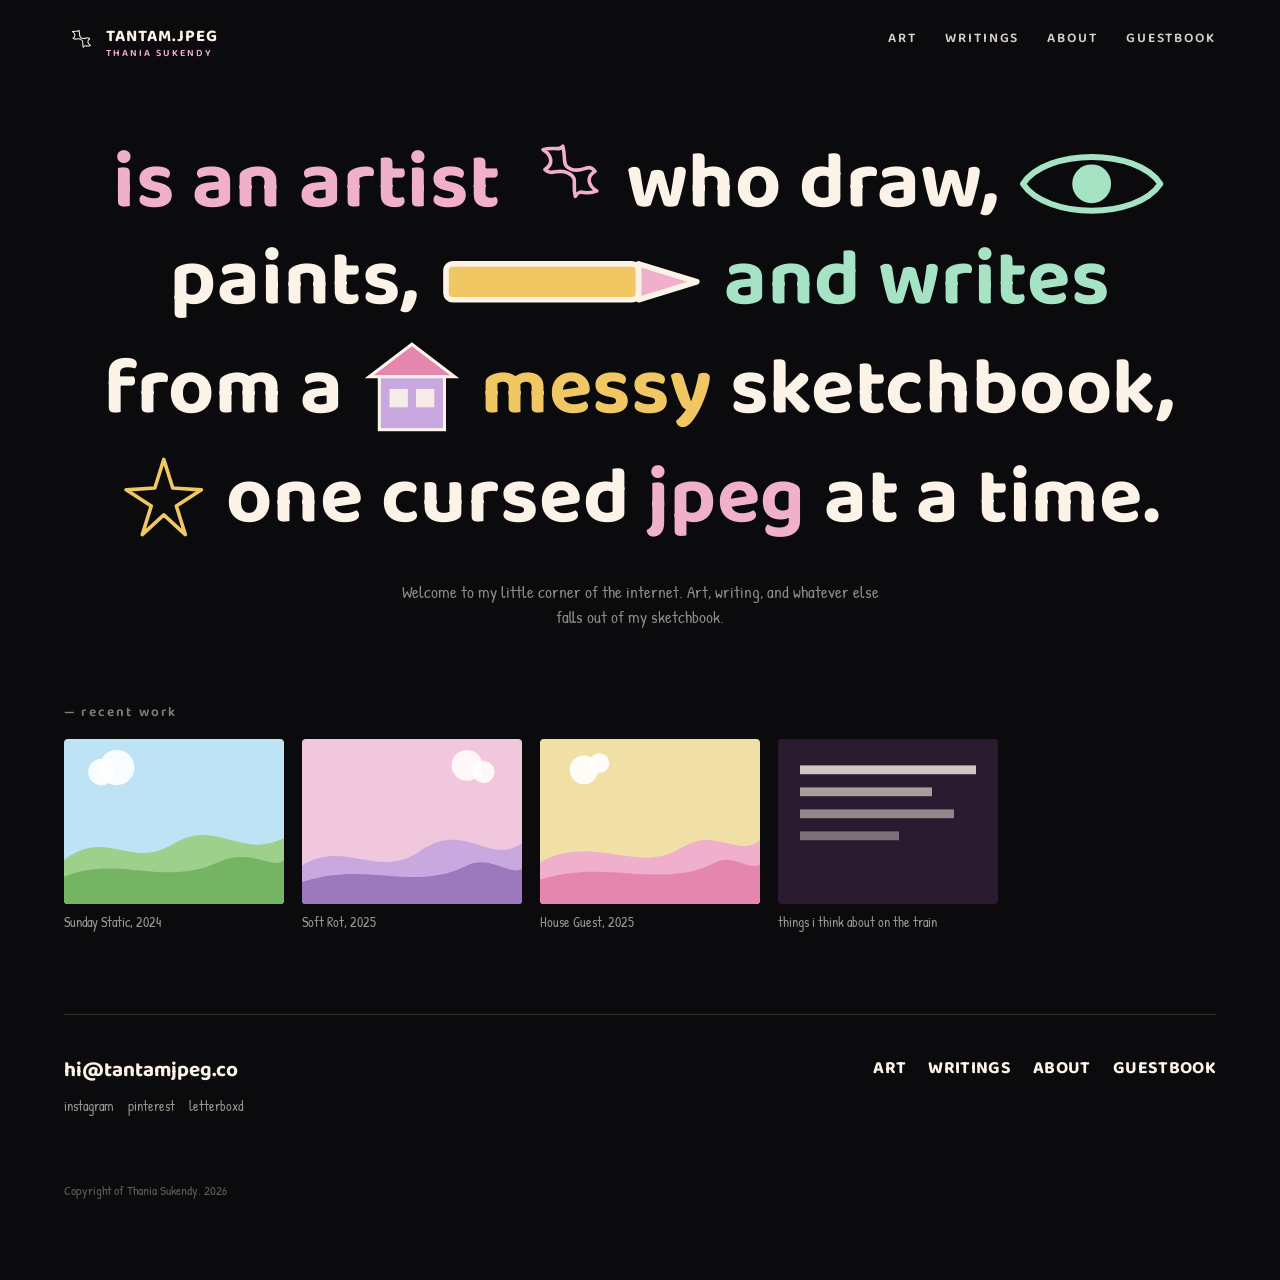
<file: index.html>
<!DOCTYPE html>
<html lang="en">
<head>
<meta charset="UTF-8">
<meta name="viewport" content="width=device-width, initial-scale=1.0">
<title>tantam.jpeg — Thania Sukendy</title>
<link rel="stylesheet" href="style.css">
</head>
<body class="bg-black">
<div class="page">

  <div class="top-row">
    <div class="logo-row flat">
      <svg class="logo-icon" style="width:30px;" viewBox="0 0 100 100" fill="none">
        <path d="M50 8c4 14-2 22 10 26 14 4 18-8 26 2-10 6-8 16 2 22-14 6-18-4-24 6-4-14 4-20-8-26-12-6-18 4-26-4 10-6 8-16-2-22 12-4 18 2 22-4z"
          stroke="#FBF3E7" stroke-width="3.5" stroke-linejoin="round"/>
      </svg>
      <div class="logo-text">
        <span class="word">TANTAM.JPEG</span>
        <span class="sub">THANIA SUKENDY</span>
      </div>
    </div>
    <nav class="nav-flat">
      <a href="arts.html">ART</a>
      <a href="writings.html">WRITINGS</a>
      <a href="about.html">ABOUT</a>
      <a href="guestbook.html">GUESTBOOK</a>
    </nav>
  </div>

  <!-- rebus sentence hero -->
  <div class="rebus">
    <span class="word accent">is an artist</span>

    <span class="icon" title="flower">
      <svg viewBox="0 0 100 100" fill="none"><path d="M50 8c4 14-2 22 10 26 14 4 18-8 26 2-10 6-8 16 2 22-14 6-18-4-24 6-4-14 4-20-8-26-12-6-18 4-26-4 10-6 8-16-2-22 12-4 18 2 22-4z" stroke="#F0AFCB" stroke-width="4" stroke-linejoin="round"/></svg>
    </span>

    <span class="word">who draw,</span>

    <span class="icon" title="eye">
      <svg viewBox="0 0 100 60" fill="none"><path d="M4 30C20 6 80 6 96 30C80 54 20 54 4 30Z" stroke="#A6E3C4" stroke-width="4" stroke-linejoin="round"/><circle cx="50" cy="30" r="13" fill="#A6E3C4"/></svg>
    </span>

    <span class="word">paints,</span>

    <span class="icon" title="pencil">
      <svg viewBox="0 0 120 40" fill="none"><rect x="4" y="12" width="86" height="16" rx="3" fill="#F0C763" stroke="#FBF3E7" stroke-width="2.5"/><polygon points="90,12 116,20 90,28" fill="#F0AFCB" stroke="#FBF3E7" stroke-width="2.5" stroke-linejoin="round"/></svg>
    </span>

    <span class="word accent2">and writes</span>

    <span class="word">from a</span>

    <span class="icon" title="house head" style="height: clamp(3.6rem, 10vw, 7rem);">
      <svg viewBox="0 0 100 110" fill="none">
        <polygon points="8,42 50,10 92,42" fill="#E486AE" stroke="#FBF3E7" stroke-width="3"/>
        <rect x="18" y="42" width="64" height="52" fill="#C9A8E0" stroke="#FBF3E7" stroke-width="3"/>
        <rect x="28" y="54" width="18" height="18" fill="#FBF3E7" opacity=".9"/>
        <rect x="54" y="54" width="18" height="18" fill="#FBF3E7" opacity=".9"/>
      </svg>
    </span>

    <span class="word accent3">messy</span>

    <span class="word">sketchbook,</span>

    <span class="icon" title="star">
      <svg viewBox="0 0 100 100" fill="none"><path d="M50 6 L60 38 L92 40 L64 58 L74 90 L50 68 L26 90 L36 58 L8 40 L40 38 Z" stroke="#F0C763" stroke-width="4" stroke-linejoin="round"/></svg>
    </span>

    <span class="word">one cursed</span>

    <span class="word accent">jpeg</span>

    <span class="word">at a time.</span>
  </div>

  <p class="rebus-caption">Welcome to my little corner of the internet. Art, writing, and whatever else falls out of my sketchbook.</p>

  <div class="filmstrip-wrap">
    <div class="filmstrip-label">— recent work</div>
    <div class="filmstrip">

      <a class="film-item" href="arts.html">
        <div class="frame">
          <svg viewBox="0 0 200 150" width="100%" height="100%" preserveAspectRatio="none">
            <rect width="200" height="150" fill="#BEE3F5"/>
            <circle cx="34" cy="30" r="12" fill="#fff" opacity=".9"/>
            <circle cx="48" cy="26" r="16" fill="#fff" opacity=".9"/>
            <path d="M0,110 C40,80 60,120 100,95 C140,72 160,110 200,90 L200,150 L0,150 Z" fill="#9ED08C"/>
            <path d="M0,125 C50,105 90,135 140,112 C170,98 190,120 200,110 L200,150 L0,150 Z" fill="#74B463"/>
          </svg>
        </div>
        <div class="cap">Sunday Static, 2024</div>
      </a>

      <a class="film-item" href="arts.html">
        <div class="frame">
          <svg viewBox="0 0 200 150" width="100%" height="100%" preserveAspectRatio="none">
            <rect width="200" height="150" fill="#F0C7DC"/>
            <circle cx="150" cy="24" r="14" fill="#fff" opacity=".85"/>
            <circle cx="165" cy="30" r="10" fill="#fff" opacity=".85"/>
            <path d="M0,115 C40,90 70,130 110,100 C150,75 170,115 200,95 L200,150 L0,150 Z" fill="#C9A8E0"/>
            <path d="M0,130 C60,110 100,140 150,115 C170,105 190,125 200,118 L200,150 L0,150 Z" fill="#9c78bd"/>
          </svg>
        </div>
        <div class="cap">Soft Rot, 2025</div>
      </a>

      <a class="film-item" href="arts.html">
        <div class="frame">
          <svg viewBox="0 0 200 150" width="100%" height="100%" preserveAspectRatio="none">
            <rect width="200" height="150" fill="#F0E0A6"/>
            <circle cx="40" cy="28" r="13" fill="#fff" opacity=".9"/>
            <circle cx="54" cy="22" r="9" fill="#fff" opacity=".9"/>
            <path d="M0,112 C50,85 90,125 130,98 C160,80 180,108 200,92 L200,150 L0,150 Z" fill="#F0AFCB"/>
            <path d="M0,128 C60,108 110,138 160,112 C175,104 190,120 200,114 L200,150 L0,150 Z" fill="#E486AE"/>
          </svg>
        </div>
        <div class="cap">House Guest, 2025</div>
      </a>

      <a class="film-item" href="writings.html">
        <div class="frame">
          <svg viewBox="0 0 200 150" width="100%" height="100%" preserveAspectRatio="none">
            <rect width="200" height="150" fill="#2A1B30"/>
            <rect x="20" y="24" width="160" height="8" fill="#FBF3E7" opacity=".8"/>
            <rect x="20" y="44" width="120" height="8" fill="#FBF3E7" opacity=".6"/>
            <rect x="20" y="64" width="140" height="8" fill="#FBF3E7" opacity=".5"/>
            <rect x="20" y="84" width="90" height="8" fill="#FBF3E7" opacity=".4"/>
          </svg>
        </div>
        <div class="cap">things i think about on the train</div>
      </a>

    </div>
  </div>

  <footer class="site-footer">
    <div class="footer-contact">
      <span class="email">hi@tantamjpeg.co</span>
      <div class="socials">
        <a href="#">instagram</a>
        <a href="#">pinterest</a>
        <a href="#">letterboxd</a>
      </div>
    </div>
    <div class="footer-links">
      <a href="arts.html">ART</a>
      <a href="writings.html">WRITINGS</a>
      <a href="about.html">ABOUT</a>
      <a href="guestbook.html">GUESTBOOK</a>
    </div>
    <div class="copyright">Copyright of Thania Sukendy, 2026</div>
  </footer>

</div>
</body>
</html>
</file>
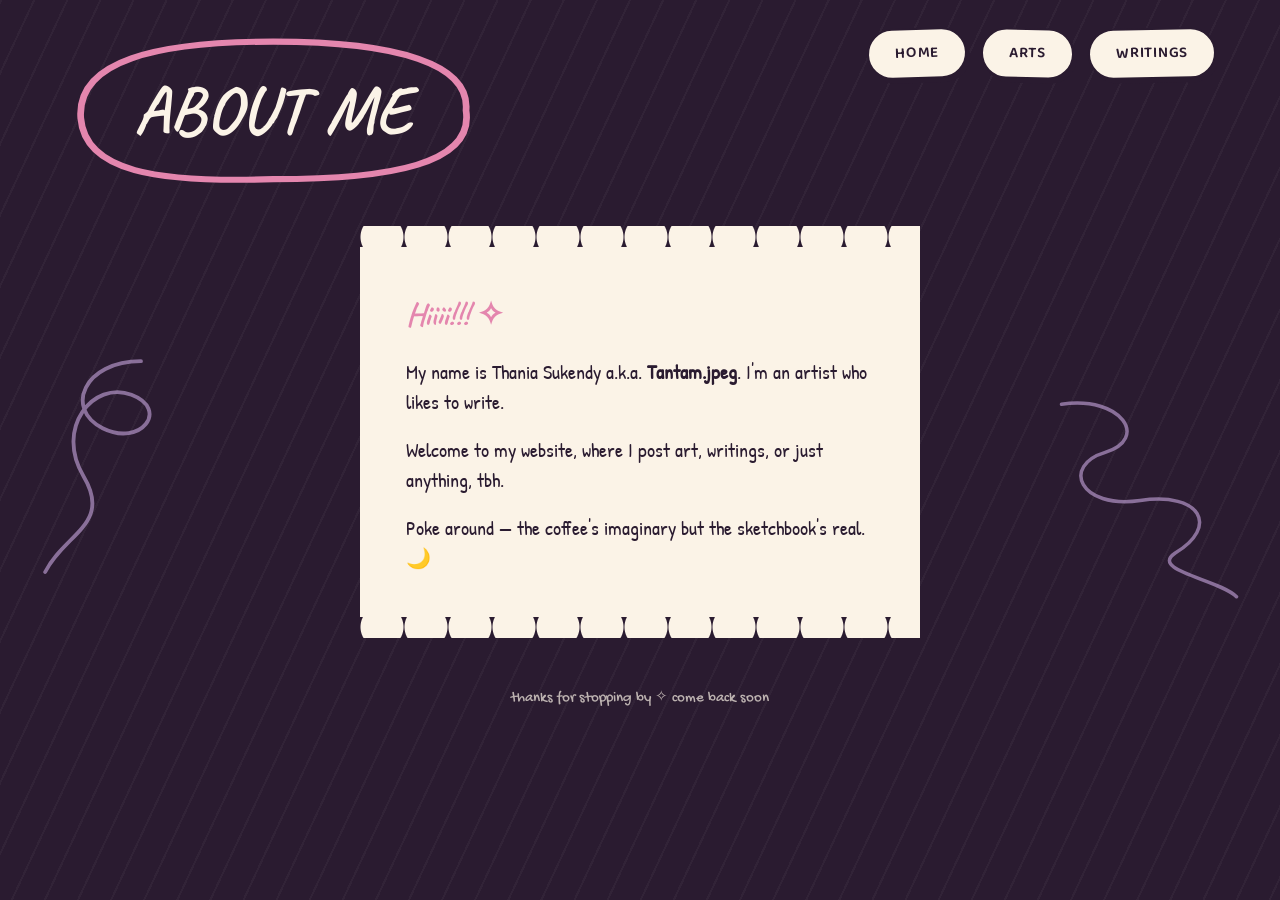
<file: about.html>
<!DOCTYPE html>
<html lang="en">
<head>
<meta charset="UTF-8">
<meta name="viewport" content="width=device-width, initial-scale=1.0">
<title>About Me — tantam.jpeg</title>
<link rel="stylesheet" href="style.css">
</head>
<body class="bg-dark">
<div class="page">

  <div class="top-row">
    <div class="circled-heading" style="margin-bottom:0;">
      <svg viewBox="0 0 100 40" preserveAspectRatio="none">
        <path d="M4,22 C3,7 22,2 50,2 C80,2 97,8 96,20 C98,34 78,38 50,38 C22,39 5,36 4,22 Z"
          fill="none" stroke="#E486AE" stroke-width="1.6" stroke-linejoin="round"/>
      </svg>
      <h1>ABOUT ME</h1>
    </div>
    <nav class="nav">
      <a class="pill" href="index.html">HOME</a>
      <a class="pill" href="arts.html">ARTS</a>
      <a class="pill" href="writings.html">WRITINGS</a>
    </nav>
  </div>

  <!-- squiggle doodles either side, like scribbled yarn -->
  <svg class="doodle" style="left:2%; top:38%; width:230px; opacity:.6;" viewBox="0 0 240 260" fill="none">
    <path d="M120 20 C60 20 40 70 80 90 C120 110 150 70 110 55 C70 40 30 90 60 140 C90 190 40 200 20 240"
      stroke="#C9A8E0" stroke-width="4" fill="none" stroke-linecap="round"/>
  </svg>
  <svg class="doodle" style="right:2%; top:42%; width:210px; opacity:.6;" viewBox="0 0 240 260" fill="none">
    <path d="M20 30 C90 20 120 70 70 85 C20 100 40 150 110 140 C180 130 200 170 150 200 C120 220 200 230 220 250"
      stroke="#C9A8E0" stroke-width="4" fill="none" stroke-linecap="round"/>
  </svg>

  <div class="bubble-wrap" style="margin: 60px auto 0;">
    <div class="scallop">
      <p class="hi">Hiiii!!! ✧</p>
      <p>My name is Thania Sukendy a.k.a. <strong>Tantam.jpeg</strong>. I'm an artist who likes to write.</p>
      <p>Welcome to my website, where I post art, writings, or just anything, tbh.</p>
      <p>Poke around — the coffee's imaginary but the sketchbook's real. 🌙</p>
    </div>
  </div>

  <div class="foot-note">thanks for stopping by ✧ come back soon</div>

</div>
</body>
</html>
</file>
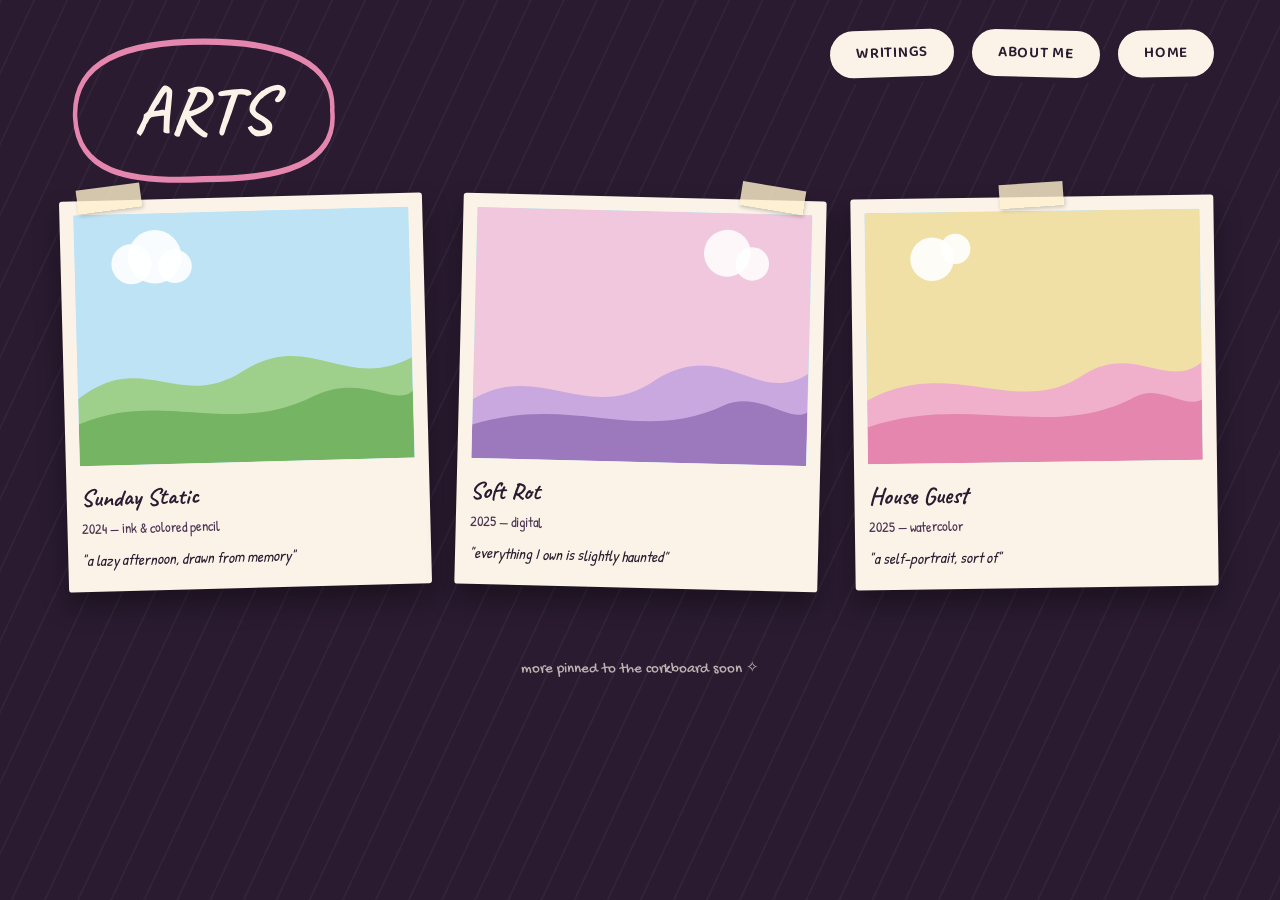
<file: arts.html>
<!DOCTYPE html>
<html lang="en">
<head>
<meta charset="UTF-8">
<meta name="viewport" content="width=device-width, initial-scale=1.0">
<title>Arts — tantam.jpeg</title>
<link rel="stylesheet" href="style.css">
</head>
<body class="bg-dark">
<div class="page">

  <div class="top-row">
    <div class="circled-heading" style="margin-bottom:0;">
      <svg viewBox="0 0 100 40" preserveAspectRatio="none">
        <path d="M4,22 C3,7 22,2 50,2 C80,2 97,8 96,20 C98,34 78,38 50,38 C22,39 5,36 4,22 Z"
          fill="none" stroke="#E486AE" stroke-width="1.6" stroke-linejoin="round"/>
      </svg>
      <h1>ARTS</h1>
    </div>
    <nav class="nav">
      <a class="pill" href="writings.html">WRITINGS</a>
      <a class="pill" href="about.html">ABOUT ME</a>
      <a class="pill" href="index.html">HOME</a>
    </nav>
  </div>

  <div class="gallery">

    <div class="polaroid">
      <div class="tape"></div>
      <div class="frame">
        <svg viewBox="0 0 200 150" width="100%" height="100%" preserveAspectRatio="none">
          <rect width="200" height="150" fill="#BEE3F5"/>
          <circle cx="34" cy="30" r="12" fill="#fff" opacity=".9"/>
          <circle cx="48" cy="26" r="16" fill="#fff" opacity=".9"/>
          <circle cx="60" cy="32" r="10" fill="#fff" opacity=".9"/>
          <path d="M0,110 C40,80 60,120 100,95 C140,72 160,110 200,90 L200,150 L0,150 Z" fill="#9ED08C"/>
          <path d="M0,125 C50,105 90,135 140,112 C170,98 190,120 200,110 L200,150 L0,150 Z" fill="#74B463"/>
        </svg>
      </div>
      <div class="meta">
        <span class="title">Sunday Static</span>
        <span class="sub">2024 — ink &amp; colored pencil</span>
        <span class="desc">"a lazy afternoon, drawn from memory"</span>
      </div>
    </div>

    <div class="polaroid">
      <div class="tape"></div>
      <div class="frame">
        <svg viewBox="0 0 200 150" width="100%" height="100%" preserveAspectRatio="none">
          <rect width="200" height="150" fill="#F0C7DC"/>
          <circle cx="150" cy="24" r="14" fill="#fff" opacity=".85"/>
          <circle cx="165" cy="30" r="10" fill="#fff" opacity=".85"/>
          <path d="M0,115 C40,90 70,130 110,100 C150,75 170,115 200,95 L200,150 L0,150 Z" fill="#C9A8E0"/>
          <path d="M0,130 C60,110 100,140 150,115 C170,105 190,125 200,118 L200,150 L0,150 Z" fill="#9c78bd"/>
        </svg>
      </div>
      <div class="meta">
        <span class="title">Soft Rot</span>
        <span class="sub">2025 — digital</span>
        <span class="desc">"everything I own is slightly haunted"</span>
      </div>
    </div>

    <div class="polaroid">
      <div class="tape"></div>
      <div class="frame">
        <svg viewBox="0 0 200 150" width="100%" height="100%" preserveAspectRatio="none">
          <rect width="200" height="150" fill="#F0E0A6"/>
          <circle cx="40" cy="28" r="13" fill="#fff" opacity=".9"/>
          <circle cx="54" cy="22" r="9" fill="#fff" opacity=".9"/>
          <path d="M0,112 C50,85 90,125 130,98 C160,80 180,108 200,92 L200,150 L0,150 Z" fill="#F0AFCB"/>
          <path d="M0,128 C60,108 110,138 160,112 C175,104 190,120 200,114 L200,150 L0,150 Z" fill="#E486AE"/>
        </svg>
      </div>
      <div class="meta">
        <span class="title">House Guest</span>
        <span class="sub">2025 — watercolor</span>
        <span class="desc">"a self-portrait, sort of"</span>
      </div>
    </div>

  </div>

  <div class="foot-note">more pinned to the corkboard soon ✧</div>

</div>
</body>
</html>
</file>
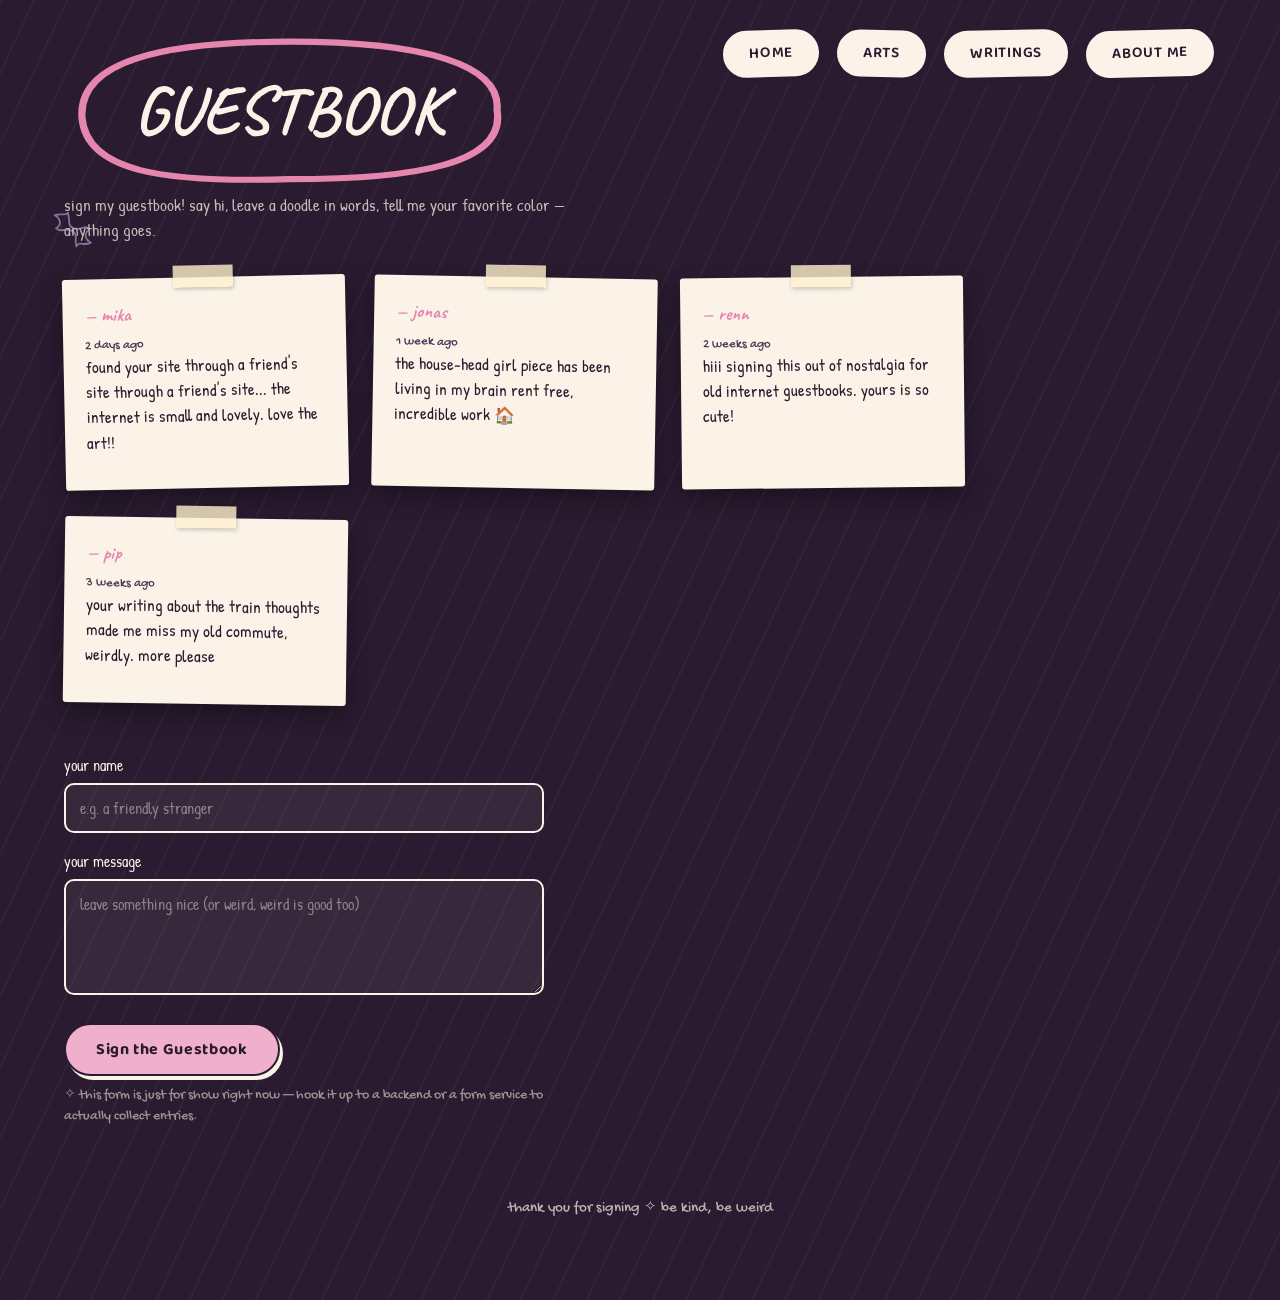
<file: guestbook.html>
<!DOCTYPE html>
<html lang="en">
<head>
<meta charset="UTF-8">
<meta name="viewport" content="width=device-width, initial-scale=1.0">
<title>Guestbook — tantam.jpeg</title>
<link rel="stylesheet" href="style.css">
</head>
<body class="bg-dark">
<div class="page">

  <div class="top-row">
    <div class="circled-heading" style="margin-bottom:0;">
      <svg viewBox="0 0 100 40" preserveAspectRatio="none">
        <path d="M4,22 C3,7 22,2 50,2 C80,2 97,8 96,20 C98,34 78,38 50,38 C22,39 5,36 4,22 Z"
          fill="none" stroke="#E486AE" stroke-width="1.6" stroke-linejoin="round"/>
      </svg>
      <h1>GUESTBOOK</h1>
    </div>
    <nav class="nav">
      <a class="pill" href="index.html">HOME</a>
      <a class="pill" href="arts.html">ARTS</a>
      <a class="pill" href="writings.html">WRITINGS</a>
      <a class="pill" href="about.html">ABOUT ME</a>
    </nav>
  </div>

  <svg class="doodle" style="top:16%; left:3%; width:60px; opacity:.6;" viewBox="0 0 100 100" fill="none">
    <path d="M50 8c4 14-2 22 10 26 14 4 18-8 26 2-10 6-8 16 2 22-14 6-18-4-24 6-4-14 4-20-8-26-12-6-18 4-26-4 10-6 8-16-2-22 12-4 18 2 22-4z" stroke="#C9A8E0" stroke-width="3" stroke-linejoin="round"/>
  </svg>

  <p style="max-width:520px; font-family:var(--font-body); color:var(--cream); opacity:.75; font-size:1.05rem; margin: 6px 0 34px;">
    sign my guestbook! say hi, leave a doodle in words, tell me your favorite color — anything goes.
  </p>

  <div class="guest-list">

    <div class="guest-note">
      <span class="from">— mika</span>
      <span class="when">2 days ago</span>
      <p>found your site through a friend's site through a friend's site... the internet is small and lovely. love the art!!</p>
    </div>

    <div class="guest-note">
      <span class="from">— jonas</span>
      <span class="when">1 week ago</span>
      <p>the house-head girl piece has been living in my brain rent free, incredible work 🏠</p>
    </div>

    <div class="guest-note">
      <span class="from">— renn</span>
      <span class="when">2 weeks ago</span>
      <p>hiii signing this out of nostalgia for old internet guestbooks. yours is so cute!</p>
    </div>

    <div class="guest-note">
      <span class="from">— pip</span>
      <span class="when">3 weeks ago</span>
      <p>your writing about the train thoughts made me miss my old commute, weirdly. more please</p>
    </div>

  </div>

  <form class="guest-form" onsubmit="return false;">
    <label for="gb-name">your name</label>
    <input id="gb-name" type="text" name="name" placeholder="e.g. a friendly stranger" required>

    <label for="gb-message">your message</label>
    <textarea id="gb-message" name="message" rows="4" placeholder="leave something nice (or weird, weird is good too)" required></textarea>

    <button type="submit">Sign the Guestbook</button>
    <div class="hint">✧ this form is just for show right now — hook it up to a backend or a form service to actually collect entries.</div>
  </form>

  <div class="foot-note">thank you for signing ✧ be kind, be weird</div>

</div>
</body>
</html>
</file>
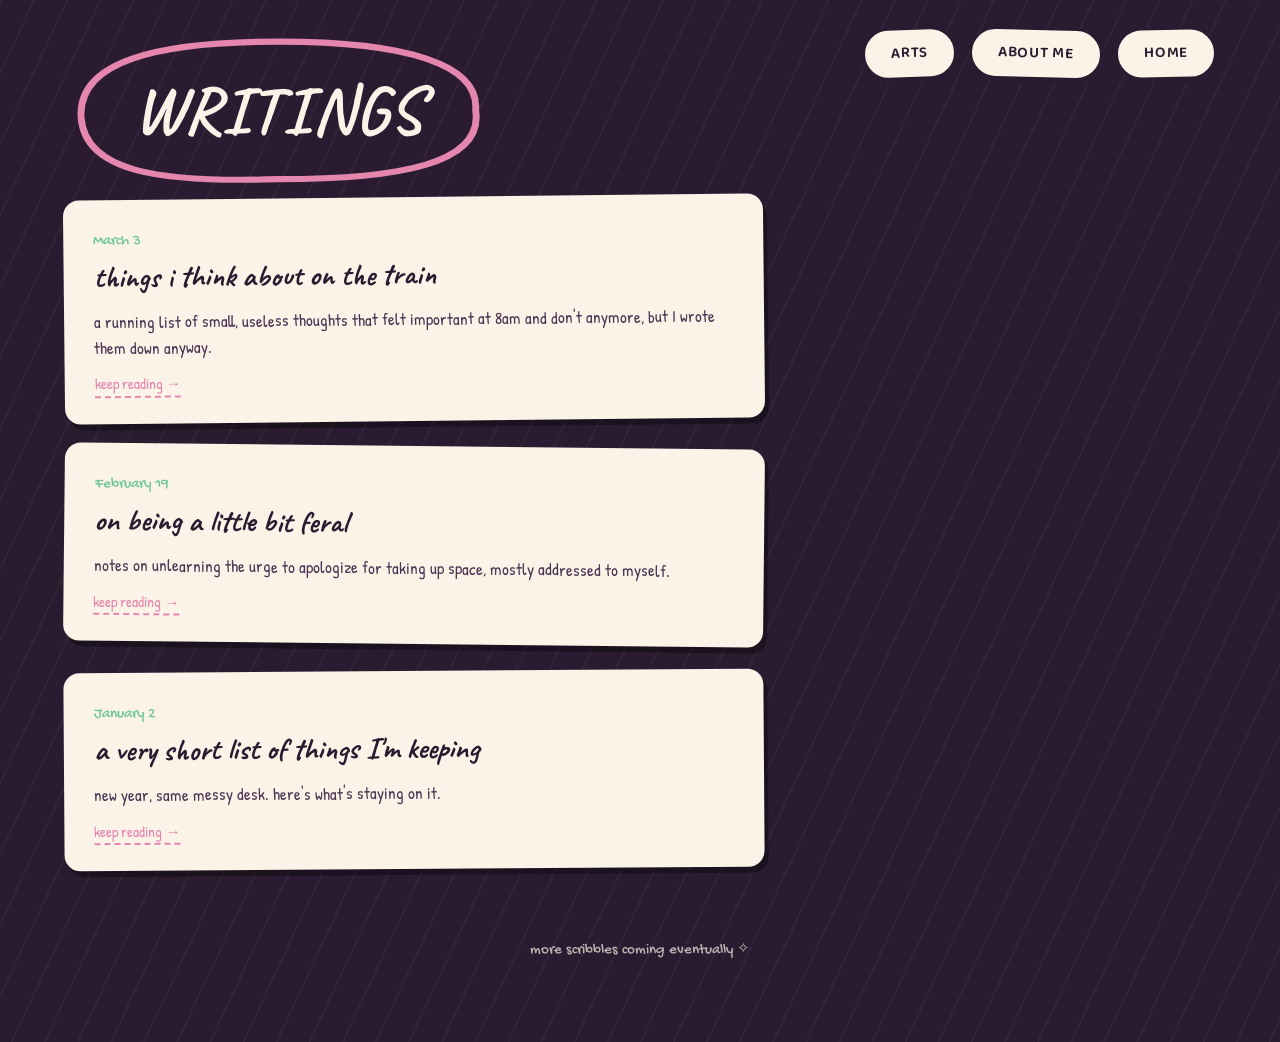
<file: writings.html>
<!DOCTYPE html>
<html lang="en">
<head>
<meta charset="UTF-8">
<meta name="viewport" content="width=device-width, initial-scale=1.0">
<title>Writings — tantam.jpeg</title>
<link rel="stylesheet" href="style.css">
</head>
<body class="bg-dark">
<div class="page">

  <div class="top-row">
    <div class="circled-heading" style="margin-bottom:0;">
      <svg viewBox="0 0 100 40" preserveAspectRatio="none">
        <path d="M4,22 C3,7 22,2 50,2 C80,2 97,8 96,20 C98,34 78,38 50,38 C22,39 5,36 4,22 Z"
          fill="none" stroke="#E486AE" stroke-width="1.6" stroke-linejoin="round"/>
      </svg>
      <h1>WRITINGS</h1>
    </div>
    <nav class="nav">
      <a class="pill" href="arts.html">ARTS</a>
      <a class="pill" href="about.html">ABOUT ME</a>
      <a class="pill" href="index.html">HOME</a>
    </nav>
  </div>

  <div class="writings-list">

    <article class="entry">
      <span class="date">March 3</span>
      <h3>things i think about on the train</h3>
      <p>a running list of small, useless thoughts that felt important at 8am and don't anymore, but I wrote them down anyway.</p>
      <a class="readmore" href="#">keep reading →</a>
    </article>

    <article class="entry">
      <span class="date">February 19</span>
      <h3>on being a little bit feral</h3>
      <p>notes on unlearning the urge to apologize for taking up space, mostly addressed to myself.</p>
      <a class="readmore" href="#">keep reading →</a>
    </article>

    <article class="entry">
      <span class="date">January 2</span>
      <h3>a very short list of things I'm keeping</h3>
      <p>new year, same messy desk. here's what's staying on it.</p>
      <a class="readmore" href="#">keep reading →</a>
    </article>

  </div>

  <div class="foot-note">more scribbles coming eventually ✧</div>

</div>
</body>
</html>
</file>
<file: style.css>
/* ============================================================
   tantam.jpeg — shared stylesheet
   Whimsy / kitsch / twee, Vewn-inspired scrapbook aesthetic
   ============================================================ */

@import url('https://fonts.googleapis.com/css2?family=Caveat:wght@600;700&family=Patrick+Hand&family=Gochi+Hand&family=Baloo+2:wght@600;700;800&display=swap');

/* NOTE on custom fonts:
   'Karumbi' and 'Bristol' are named first in the stacks below. Neither is
   hosted on Google Fonts (Karumbi ships as a Malayalam script face; Bristol
   is a paid/handmade Latin display face), so a browser without those fonts
   installed will silently fall through to the bundled Google Fonts that are
   closest in feel: Caveat (loose handwritten script) standing in for Karumbi,
   and Baloo 2 (chunky rounded bold) standing in for Bristol. If you own the
   real font files, drop them next to this stylesheet and add:
     @font-face{ font-family:'Karumbi'; src:url('Karumbi.woff2') format('woff2'); }
     @font-face{ font-family:'Bristol'; src:url('Bristol-Bold.woff2') format('woff2'); }
   and the site will pick them up automatically — no other changes needed. */

:root{
  --ink:        #2A1B30;   /* deep aubergine — main dark */
  --ink-soft:   #4a3352;
  --cream:      #FBF3E7;   /* paper cream */
  --pink:       #F0AFCB;   /* bubblegum pink */
  --pink-deep:  #E486AE;
  --lilac:      #C9A8E0;
  --mint:       #A6E3C4;
  --mint-deep:  #6FC79B;
  --mustard:    #F0C763;
  --sky:        #BEE3F5;
  --hill:       #9ED08C;
  --hill-deep:  #74B463;

  --font-display: 'Karumbi', 'Caveat', cursive;       /* handwritten look-alike */
  --font-bold:    'Bristol', 'Baloo 2', sans-serif;    /* bold logo / heading face */
  --font-body:    'Patrick Hand', cursive;
  --font-hand2:   'Gochi Hand', cursive;
}

*, *::before, *::after{ box-sizing: border-box; }

html{ scroll-behavior: smooth; }

body{
  margin:0;
  min-height:100vh;
  font-family: var(--font-body);
  color: var(--ink);
  line-height:1.5;
  -webkit-font-smoothing:antialiased;
}

a{ color:inherit; text-decoration:none; }

img{ max-width:100%; display:block; }

/* ---------------- backgrounds ---------------- */

.bg-light{
  background-color:#DCE9E2;
  background-image:
    repeating-linear-gradient(115deg,
      rgba(255,255,255,0.55) 0px,
      rgba(255,255,255,0.55) 2px,
      transparent 2px,
      transparent 34px),
    linear-gradient(135deg, #d7e9f2 0%, #e3d9ef 45%, #dcefe0 100%);
}

.bg-dark{
  background-color: var(--ink);
  background-image:
    repeating-linear-gradient(115deg,
      rgba(255,255,255,0.035) 0px,
      rgba(255,255,255,0.035) 2px,
      transparent 2px,
      transparent 30px);
}

/* ---------------- layout shell ---------------- */

.page{
  min-height:100vh;
  padding: 28px 5vw 80px;
  position:relative;
  overflow:hidden;
}

.top-row{
  display:flex;
  justify-content:space-between;
  align-items:flex-start;
  flex-wrap:wrap;
  gap:18px;
  position:relative;
  z-index:5;
}

/* ---------------- nav ---------------- */

.nav{
  display:flex;
  gap:14px;
  flex-wrap:wrap;
}

.pill{
  font-family:var(--font-bold);
  font-weight:600;
  font-size:.95rem;
  letter-spacing:.05em;
  background:var(--cream);
  color:var(--ink);
  padding:12px 26px;
  border-radius:999px;
  border:2.5px solid var(--ink);
  box-shadow: 3px 4px 0 var(--ink);
  transform: rotate(var(--tilt,-1.5deg));
  transition: transform .15s ease, box-shadow .15s ease;
  display:inline-block;
}
.nav a:nth-child(1){ --tilt:-2deg; }
.nav a:nth-child(2){ --tilt:1.5deg; }
.nav a:nth-child(3){ --tilt:-1deg; }

.pill:hover{
  transform: rotate(0deg) translateY(-3px) scale(1.04);
  box-shadow: 4px 6px 0 var(--ink);
}

/* ---------------- logo tape (used on interior header if needed) ---------------- */

.brand{
  font-family: var(--font-display);
  font-weight:700;
  font-size:1.7rem;
  color: var(--cream);
  opacity:.9;
}

/* ---------------- homepage logo lockup ---------------- */

.logo-row{
  display:flex;
  align-items:center;
  gap:12px;
}

.logo-icon{ width:38px; flex-shrink:0; }

.logo-text{ line-height:1.05; }

.logo-text .word{
  font-family: var(--font-bold);
  font-weight:700;
  font-size:1.3rem;
  letter-spacing:.04em;
  color: var(--cream);
  display:block;
}

.logo-text .sub{
  font-family: var(--font-bold);
  font-weight:600;
  font-size:.62rem;
  letter-spacing:.16em;
  color: var(--pink);
  display:block;
  margin-top:2px;
}

/* ---------------- torn tape banner (homepage) ---------------- */

.tape-banner-wrap{
  position:relative;
  max-width: 620px;
  margin: 11vh auto 0 8vw;
  text-align:left;
}

.tape-strip{
  position:relative;
  background: linear-gradient(180deg, #EDE3F2 0%, #D9C3E6 55%, #C9A8DA 100%);
  padding: 30px 60px 42px 44px;
  clip-path: polygon(
    1% 12%, 6% 2%, 14% 8%, 22% 1%, 31% 7%, 40% 0%, 49% 6%,
    58% 1%, 67% 8%, 76% 2%, 85% 7%, 93% 1%, 99% 10%,
    98% 88%, 92% 96%, 84% 91%, 75% 98%, 66% 92%, 57% 99%,
    48% 93%, 39% 98%, 30% 92%, 21% 97%, 12% 91%, 4% 97%, 0% 86%
  );
  box-shadow: 0 18px 40px rgba(0,0,0,.25);
}

.tape-strip .welcome{
  font-family: var(--font-display);
  font-weight:600;
  font-size:1.6rem;
  color:#d488ac;
  letter-spacing:.04em;
}

.tape-strip h1{
  font-family:var(--font-bold);
  font-weight:800;
  font-size: clamp(2.4rem, 6vw, 3.8rem);
  margin: 2px 0 0;
  color: var(--ink);
  line-height:1;
}

.byline{
  margin-top:16px;
  font-family:var(--font-body);
  font-size:1rem;
  color: var(--cream);
  opacity:.75;
}

/* little corner tape pieces */
.corner-tape{
  position:absolute;
  width:70px; height:26px;
  background: rgba(255,241,205,.75);
  border: 1px solid rgba(0,0,0,.05);
  box-shadow: 1px 2px 4px rgba(0,0,0,.15);
}

/* ---------------- retro computer + guestbook (homepage) ---------------- */

.desk{
  position:absolute;
  left: 5vw;
  bottom: 44px;
  display:flex;
  flex-direction:column;
  align-items:center;
  gap:10px;
  z-index:4;
}

.computer{
  width:96px;
}
.computer .body{
  background:#EADFC4;
  border:3px solid var(--ink);
  border-radius:10px 10px 4px 4px;
  padding:8px;
}
.computer .screen{
  background:#3FC8D6;
  border:3px solid var(--ink);
  border-radius:4px;
  height:56px;
  position:relative;
  overflow:hidden;
}
.computer .screen::after{
  content:"";
  position:absolute; inset:0;
  background: linear-gradient(120deg, transparent 40%, rgba(255,255,255,.55) 50%, transparent 60%);
}
.computer .base{
  width:46px; height:12px;
  background:#EADFC4;
  border:3px solid var(--ink);
  border-top:none;
  margin:0 auto;
  border-radius:0 0 6px 6px;
}
.computer .foot{
  width:64px; height:8px;
  background:var(--ink);
  margin:0 auto;
  border-radius:2px;
}

.guestbook-btn{
  font-family:var(--font-body);
  font-size:.95rem;
  background:var(--cream);
  border:2px dashed var(--ink);
  border-radius:8px;
  padding:8px 18px;
  box-shadow: 2px 3px 0 var(--ink);
}

/* ---------------- circled hand-drawn heading ---------------- */

.circled-heading{
  position:relative;
  display:inline-block;
  margin: 6px 0 46px;
  padding: 26px 70px;
}

.circled-heading svg{
  position:absolute;
  inset:0;
  width:100%;
  height:100%;
  overflow:visible;
}

.circled-heading h1{
  position:relative;
  z-index:2;
  font-family:var(--font-display);
  font-weight:700;
  font-size: clamp(2.6rem, 6vw, 4.2rem);
  color: var(--cream);
  margin:0;
  letter-spacing:.02em;
}

/* ---------------- scalloped speech-bubble card ---------------- */

.scallop{
  --bump: 22px;
  position:relative;
  background: var(--cream);
  color: var(--ink);
  padding: 44px 46px;
  margin: 0 0 var(--bump);
}

.scallop::before,
.scallop::after{
  content:"";
  position:absolute;
  left:0; right:0;
  height: var(--bump);
  background-image: radial-gradient(circle at calc(var(--bump)) calc(var(--bump)),
      var(--cream) calc(var(--bump) - 1px), transparent calc(var(--bump)));
  background-size: calc(var(--bump) * 2) calc(var(--bump) * 2);
  background-repeat: repeat-x;
  background-position: left center;
}

.scallop::before{ top: calc(var(--bump) * -1 + 1px); }
.scallop::after{ bottom: calc(var(--bump) * -1 + 1px); transform: scaleY(-1); }

.scallop p{
  font-family: var(--font-body);
  font-size:1.25rem;
  margin: 0 0 18px;
}
.scallop p:last-child{ margin-bottom:0; }
.scallop .hi{
  font-family:var(--font-display);
  font-size:2rem;
  font-weight:700;
  color: var(--pink-deep);
}

.bubble-wrap{
  max-width: 560px;
}

/* ---------------- doodles ---------------- */

.doodle{
  position:absolute;
  opacity:.9;
  pointer-events:none;
  z-index:1;
}

/* ---------------- gallery / polaroids (arts page) ---------------- */

.gallery{
  display:grid;
  grid-template-columns: repeat(auto-fit, minmax(240px, 1fr));
  gap: 40px 32px;
  margin-top: 10px;
  position:relative;
  z-index:3;
}

.polaroid{
  background: var(--cream);
  border-radius: 3px;
  padding: 14px 14px 20px;
  box-shadow: 0 14px 26px rgba(0,0,0,.35);
  position:relative;
  transform: rotate(var(--rot, -1.5deg));
  transition: transform .2s ease;
}
.polaroid:nth-child(2){ --rot: 1.4deg; }
.polaroid:nth-child(3){ --rot: -0.8deg; }
.polaroid:hover{ transform: rotate(0deg) translateY(-4px); }

.polaroid .frame{
  width:100%;
  aspect-ratio: 4/3;
  border-radius:1px;
  overflow:hidden;
  background: var(--sky);
}

.polaroid .tape{
  position:absolute;
  top:-14px;
  width:64px;
  height:24px;
  background: rgba(255,241,205,.8);
  box-shadow: 1px 2px 4px rgba(0,0,0,.2);
}
.polaroid:nth-child(1) .tape{ left: 18px; transform: rotate(-6deg); }
.polaroid:nth-child(2) .tape{ right: 22px; transform: rotate(8deg); }
.polaroid:nth-child(3) .tape{ left: 50%; margin-left:-32px; transform: rotate(-3deg); }

.polaroid .meta{
  margin-top:14px;
  font-family: var(--font-body);
}
.polaroid .meta .title{
  font-family: var(--font-display);
  font-size:1.5rem;
  font-weight:700;
  color: var(--ink);
  display:block;
}
.polaroid .meta .sub{
  font-size:.9rem;
  color: var(--ink-soft);
  display:block;
  margin: 2px 0 8px;
}
.polaroid .meta .desc{
  font-style:italic;
  font-size:.95rem;
  color: var(--ink);
}

/* ---------------- writings list ---------------- */

.writings-list{
  display:flex;
  flex-direction:column;
  gap: 26px;
  max-width: 700px;
  margin-top: 10px;
  position:relative;
  z-index:3;
}

.entry{
  background: var(--cream);
  border-radius: 16px;
  padding: 26px 30px;
  box-shadow: 4px 6px 0 rgba(0,0,0,.35);
  transform: rotate(var(--rot, -0.6deg));
}
.entry:nth-child(2){ --rot: 0.6deg; }
.entry:nth-child(3){ --rot: -0.4deg; }

.entry .date{
  font-family: var(--font-hand2);
  font-size:.95rem;
  color: var(--mint-deep);
}
.entry h3{
  font-family: var(--font-display);
  font-size: 1.9rem;
  margin: 2px 0 10px;
  color: var(--ink);
}
.entry p{
  margin:0;
  font-size:1.05rem;
  color: var(--ink-soft);
}
.entry .readmore{
  display:inline-block;
  margin-top:12px;
  font-size:.95rem;
  border-bottom: 2px dashed var(--pink-deep);
  color: var(--pink-deep);
}

/* ---------------- guestbook ---------------- */

.guest-list{
  display:grid;
  grid-template-columns: repeat(auto-fit, minmax(230px, 1fr));
  gap: 30px 26px;
  max-width: 900px;
  margin-top: 6px;
  position:relative;
  z-index:3;
}

.guest-note{
  background: var(--cream);
  padding: 22px 22px 20px;
  border-radius: 3px;
  box-shadow: 0 10px 22px rgba(0,0,0,.35);
  transform: rotate(var(--rot, -1.2deg));
  position:relative;
}
.guest-note:nth-child(2){ --rot:1deg; }
.guest-note:nth-child(3){ --rot:-0.6deg; }
.guest-note:nth-child(4){ --rot:0.8deg; }
.guest-note:nth-child(5){ --rot:-1deg; }
.guest-note:nth-child(6){ --rot:0.5deg; }

.guest-note::before{
  content:"";
  position:absolute;
  top:-12px; left:50%;
  margin-left:-30px;
  width:60px; height:22px;
  background: rgba(255,241,205,.8);
  box-shadow: 1px 2px 4px rgba(0,0,0,.2);
}

.guest-note p{
  margin:0 0 14px;
  font-family: var(--font-body);
  font-size:1.05rem;
  color: var(--ink);
}

.guest-note .from{
  font-family: var(--font-display);
  font-weight:700;
  font-size:1.2rem;
  color: var(--pink-deep);
  display:block;
}
.guest-note .when{
  font-family: var(--font-hand2);
  font-size:.8rem;
  color: var(--ink-soft);
}

.guest-form{
  max-width: 480px;
  margin-top: 50px;
  position:relative;
  z-index:3;
}

.guest-form label{
  display:block;
  font-family: var(--font-body);
  font-size:1rem;
  color: var(--cream);
  margin: 16px 0 6px;
}

.guest-form input,
.guest-form textarea{
  width:100%;
  font-family: var(--font-body);
  font-size:1rem;
  padding: 12px 14px;
  border-radius: 10px;
  border: 2.5px solid var(--cream);
  background: rgba(251,243,231,.06);
  color: var(--cream);
  resize: vertical;
}
.guest-form input::placeholder,
.guest-form textarea::placeholder{ color: rgba(251,243,231,.45); }

.guest-form input:focus,
.guest-form textarea:focus{
  outline: none;
  border-color: var(--pink);
  background: rgba(251,243,231,.1);
}

.guest-form button{
  margin-top: 22px;
  font-family: var(--font-bold);
  font-weight:700;
  font-size: 1rem;
  letter-spacing:.04em;
  background: var(--pink);
  color: var(--ink);
  border: 2.5px solid var(--ink);
  border-radius: 999px;
  padding: 12px 30px;
  box-shadow: 3px 4px 0 var(--cream);
  cursor:pointer;
  transition: transform .15s ease, box-shadow .15s ease;
}
.guest-form button:hover{
  transform: translateY(-3px);
  box-shadow: 4px 6px 0 var(--cream);
}

.guest-form .hint{
  margin-top:10px;
  font-family: var(--font-hand2);
  font-size:.85rem;
  color: var(--cream);
  opacity:.55;
}

/* ================================================================
   HOMEPAGE v2 — full-bleed black "rebus" hero, inspired by
   kikamacfarlane.co: huge interspersed word/icon sentence,
   flat text nav, filmstrip of work, link-heavy footer.
   ================================================================ */

.bg-black{
  background: #0B0A0D;
}

/* flat nav (no pill boxes) */
.nav-flat{
  display:flex;
  gap: 28px;
  flex-wrap:wrap;
  align-items:center;
}
.nav-flat a{
  font-family: var(--font-bold);
  font-weight:600;
  font-size:.85rem;
  letter-spacing:.14em;
  color: var(--cream);
  opacity:.85;
  padding-bottom:2px;
  border-bottom: 2px solid transparent;
  transition: opacity .15s ease, border-color .15s ease;
}
.nav-flat a:hover{
  opacity:1;
  border-color: var(--pink);
}

.logo-row.flat .word{ font-size:1.05rem; letter-spacing:.06em; }
.logo-row.flat .sub{ letter-spacing:.2em; }

/* rebus hero */
.rebus{
  max-width: 1100px;
  margin: 9vh auto 4vh;
  display:flex;
  flex-wrap:wrap;
  align-items:center;
  justify-content:center;
  gap: .35em 1.1rem;
  row-gap: .5rem;
}

.rebus .word{
  font-family: var(--font-bold);
  font-weight:700;
  color: var(--cream);
  font-size: clamp(2.2rem, 7vw, 5rem);
  line-height:1;
  letter-spacing:.01em;
}
.rebus .word.accent{ color: var(--pink); }
.rebus .word.accent2{ color: var(--mint); }
.rebus .word.accent3{ color: var(--mustard); }

.rebus .icon{
  height: clamp(2.6rem, 8vw, 5.6rem);
  width: auto;
  flex-shrink:0;
}
.rebus .icon svg{ height:100%; width:auto; display:block; }

.rebus-caption{
  text-align:center;
  max-width: 480px;
  margin: 0 auto 8vh;
  font-family: var(--font-body);
  font-size:1.05rem;
  color: var(--cream);
  opacity:.55;
}

/* horizontal filmstrip of work */
.filmstrip-wrap{
  margin: 0 0 8vh;
}
.filmstrip-label{
  font-family: var(--font-bold);
  font-weight:600;
  font-size:.85rem;
  letter-spacing:.16em;
  color: var(--cream);
  opacity:.5;
  margin: 0 0 16px;
}

.filmstrip{
  display:flex;
  gap: 18px;
  overflow-x:auto;
  padding-bottom: 10px;
  scrollbar-width: thin;
}
.filmstrip::-webkit-scrollbar{ height:6px; }
.filmstrip::-webkit-scrollbar-thumb{ background: var(--ink-soft); border-radius:4px; }

.film-item{
  flex: 0 0 auto;
  width: 220px;
}
.film-item .frame{
  width:100%;
  aspect-ratio: 4/3;
  border-radius:4px;
  overflow:hidden;
  transition: transform .2s ease;
}
.film-item:hover .frame{ transform: translateY(-4px); }
.film-item .cap{
  margin-top:8px;
  font-family: var(--font-body);
  font-size:.85rem;
  color: var(--cream);
  opacity:.6;
}

/* link-heavy footer */
.site-footer{
  border-top: 1px solid rgba(251,243,231,.15);
  padding-top: 40px;
  display:flex;
  flex-wrap:wrap;
  justify-content:space-between;
  gap: 30px;
}

.footer-contact{
  font-family: var(--font-body);
  color: var(--cream);
}
.footer-contact .email{
  font-family: var(--font-bold);
  font-weight:700;
  font-size:1.3rem;
  color: var(--cream);
  display:block;
  margin-bottom:10px;
}
.footer-contact .socials{
  display:flex;
  gap:14px;
  font-size:.85rem;
  opacity:.6;
}
.footer-contact .socials a:hover{ opacity:1; text-decoration:underline; }

.footer-links{
  display:flex;
  flex-wrap:wrap;
  gap: 10px 22px;
  max-width: 420px;
}
.footer-links a{
  font-family: var(--font-bold);
  font-weight:700;
  font-size:1.1rem;
  letter-spacing:.02em;
  color: var(--cream);
}
.footer-links a:hover{ color: var(--pink); }

.copyright{
  width:100%;
  margin-top: 34px;
  font-family: var(--font-body);
  font-size:.8rem;
  color: var(--cream);
  opacity:.35;
}

@media (max-width: 640px){
  .rebus{ gap: .3em .6rem; }
  .site-footer{ padding-top:30px; }
}

/* ---------------- footer squiggle ---------------- */

.foot-note{
  text-align:center;
  margin-top: 70px;
  font-family: var(--font-hand2);
  color: var(--cream);
  opacity:.7;
  font-size: .95rem;
  position:relative;
  z-index:3;
}
.bg-light .foot-note{ color: var(--ink-soft); }

/* ---------------- responsive ---------------- */

@media (max-width: 640px){
  .page{ padding: 22px 6vw 60px; }
  .desk{ position:static; margin-top:50px; align-items:flex-start; }
  .tape-strip{ padding: 26px 22px 34px; }
  .circled-heading{ padding: 20px 30px; }
  .scallop{ padding: 34px 26px; }
}
</file>
